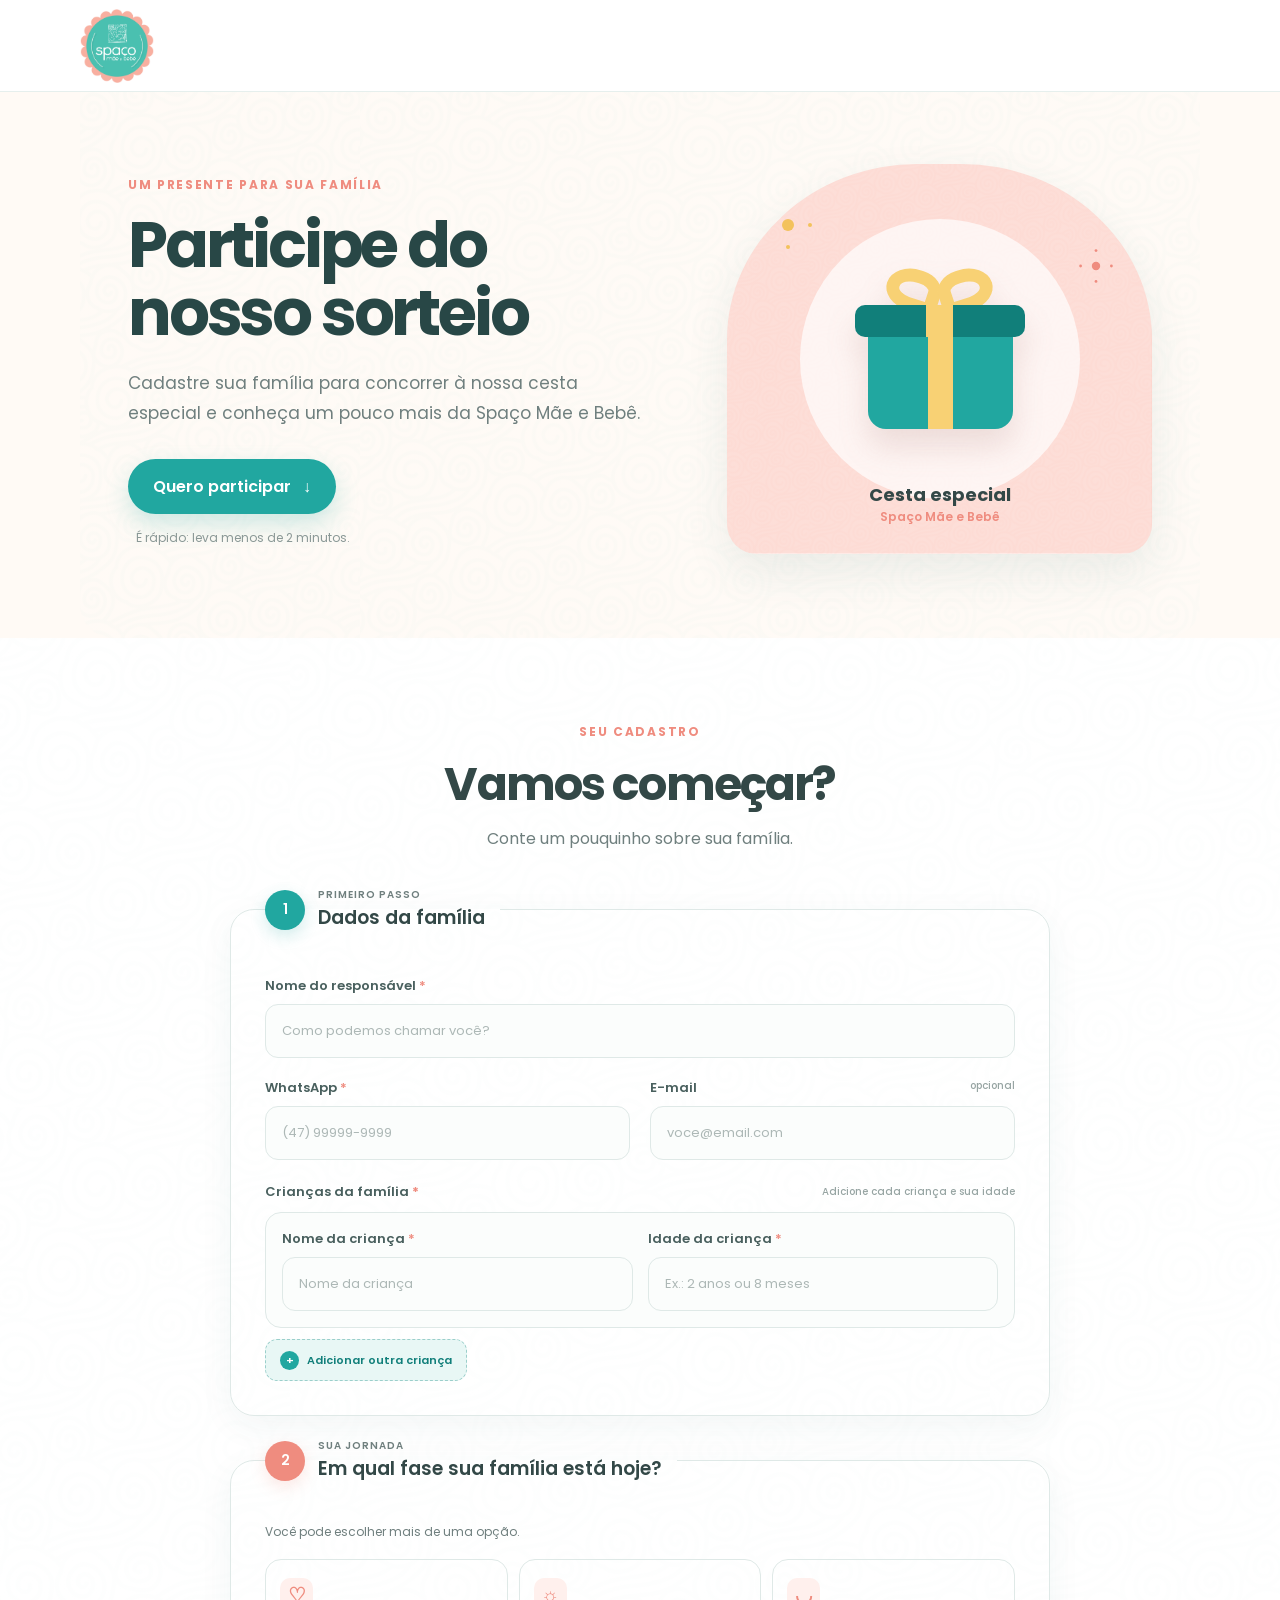
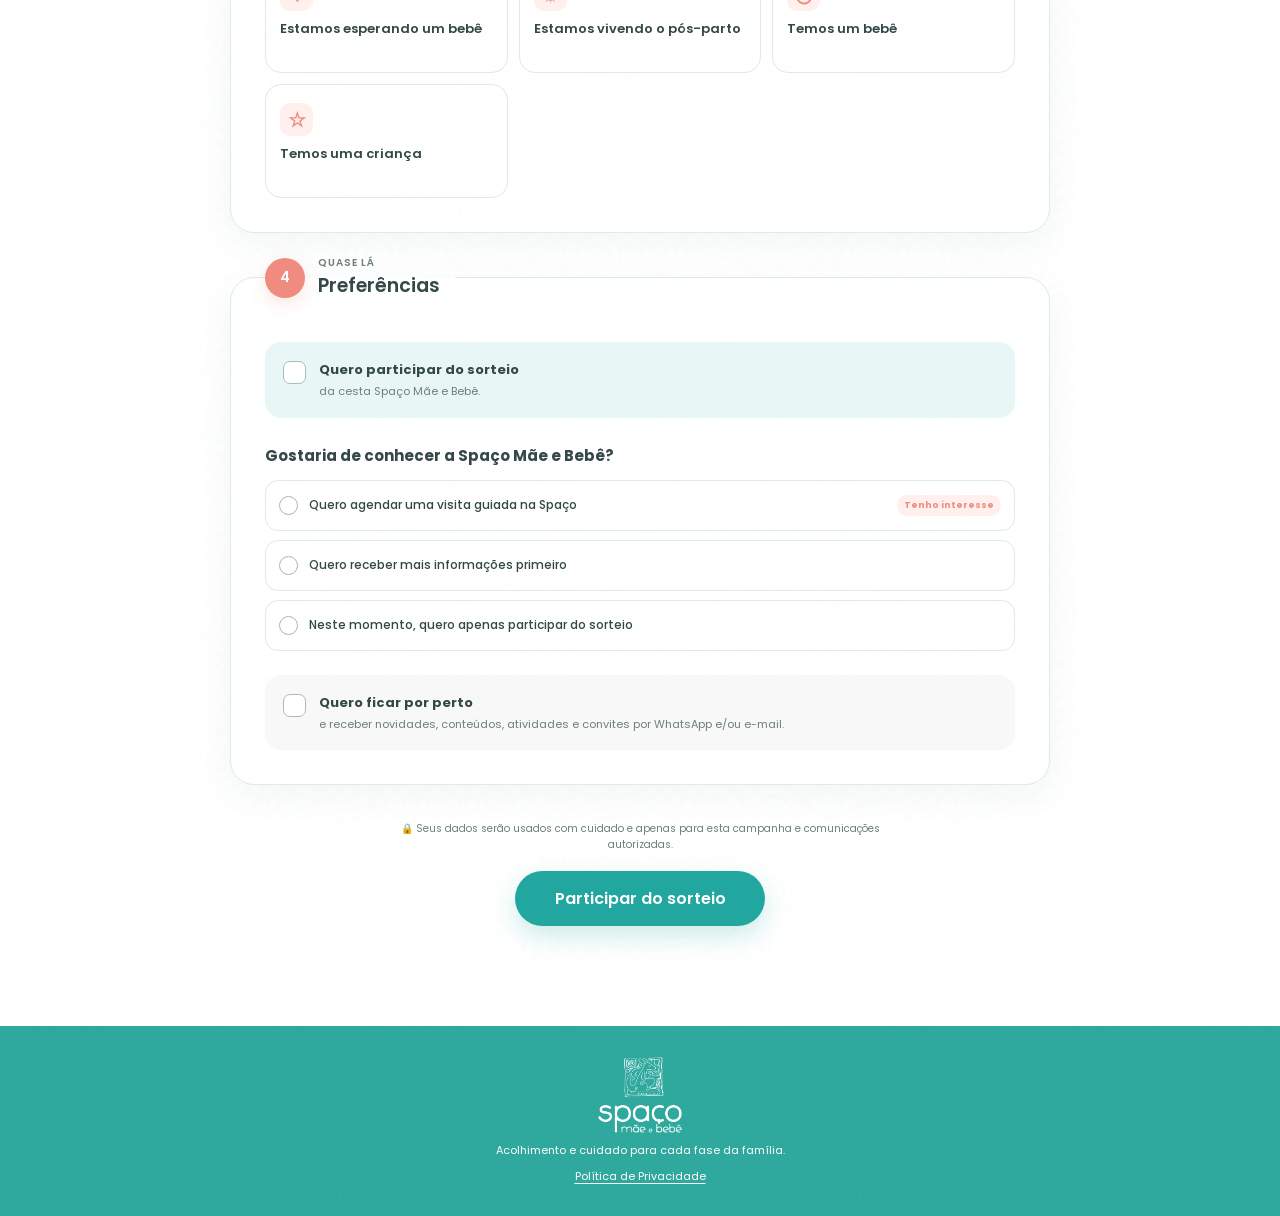
<file: index.html>
<!doctype html>
<html lang="pt-BR">
  <head>
    <meta charset="UTF-8" />
    <meta name="viewport" content="width=device-width, initial-scale=1.0" />
    <meta name="theme-color" content="#25a9a2" />
    <meta name="description" content="Participe do sorteio especial da Spaço Mãe e Bebê." />
    <title>Sorteio | Spaço Mãe e Bebê</title>
    <link rel="icon" type="image/png" href="assets/tag-spaco.png" />
    <link rel="apple-touch-icon" href="assets/tag-spaco.png" />
    <link rel="preconnect" href="https://fonts.googleapis.com" />
    <link rel="preconnect" href="https://fonts.gstatic.com" crossorigin />
    <link href="https://fonts.googleapis.com/css2?family=Poppins:wght@400;500;600;700&display=swap" rel="stylesheet" />
    <link rel="stylesheet" href="styles.css" />
    <script src="script.js" defer></script>
  </head>
  <body>
    <header class="site-header">
      <a class="brand" href="https://spacomaeebebe.com.br/" aria-label="Spaço Mãe e Bebê">
        <img src="assets/tag-spaco.png" alt="Spaço Mãe e Bebê" />
      </a>
    </header>

    <main>
      <section class="hero" aria-labelledby="hero-title">
        <div class="hero-copy">
          <span class="eyebrow">Um presente para sua família</span>
          <h1 id="hero-title">Participe do nosso sorteio</h1>
          <p>Cadastre sua família para concorrer à nossa cesta especial e conheça um pouco mais da Spaço Mãe e Bebê.</p>
          <a class="button button-primary" href="#cadastro">Quero participar <span aria-hidden="true">↓</span></a>
          <span class="hero-note">É rápido: leva menos de 2 minutos.</span>
        </div>

        <div class="prize-card" aria-label="Cesta especial Spaço Mãe e Bebê">
          <div class="sun sun-one"></div><div class="sun sun-two"></div>
          <div class="gift" aria-hidden="true">
            <span class="gift-bow left"></span><span class="gift-bow right"></span>
            <span class="gift-lid"></span><span class="gift-box"></span>
          </div>
          <div class="prize-copy"><strong>Cesta especial</strong><span>Spaço Mãe e Bebê</span></div>
        </div>
      </section>

      <section class="form-section" id="cadastro" aria-labelledby="form-title">
        <div class="form-intro">
          <span class="eyebrow">Seu cadastro</span>
          <h2 id="form-title">Vamos começar?</h2>
          <p>Conte um pouquinho sobre sua família.</p>
        </div>

        <form id="raffle-form" novalidate>
          <input type="hidden" name="origem" value="Kids Run 2026" />
          <input type="hidden" name="dataHora" id="data-hora" />

          <fieldset class="form-step">
            <legend><span class="step-number">1</span><span><small>Primeiro passo</small>Dados da família</span></legend>
            <div class="field-grid">
              <label class="field field-wide">Nome do responsável <span>*</span>
                <input type="text" name="responsavel" autocomplete="name" placeholder="Como podemos chamar você?" required />
                <small class="error-message">Digite o nome do responsável.</small>
              </label>
              <label class="field">WhatsApp <span>*</span>
                <input type="tel" name="whatsapp" id="whatsapp" autocomplete="tel" inputmode="numeric" maxlength="15" placeholder="(47) 99999-9999" required />
                <small class="error-message">Digite um WhatsApp válido.</small>
              </label>
              <label class="field">E-mail <em>opcional</em>
                <input type="email" name="email" autocomplete="email" placeholder="voce@email.com" />
                <small class="error-message">Digite um e-mail válido.</small>
              </label>
              <div class="children-field field-wide">
                <div class="children-heading">
                  <span>Crianças da família <b>*</b></span>
                  <small>Adicione cada criança e sua idade</small>
                </div>
                <div class="children-list" id="children-list">
                  <div class="child-row" data-child="1">
                    <div class="child-row-heading">
                      <strong>Criança 1</strong>
                      <button class="remove-child" type="button" aria-label="Remover criança 1" hidden>Remover</button>
                    </div>
                    <div class="child-fields">
                      <label class="field">Nome da criança <span>*</span>
                        <input type="text" name="criancaItem" autocomplete="off" placeholder="Nome da criança" required />
                        <small class="error-message">Digite o nome da criança.</small>
                      </label>
                      <label class="field">Idade da criança <span>*</span>
                        <input type="text" name="idadeItem" inputmode="text" placeholder="Ex.: 2 anos ou 8 meses" required />
                        <small class="error-message">Informe a idade da criança.</small>
                      </label>
                    </div>
                  </div>
                </div>
                <button class="add-child" id="add-child" type="button"><span aria-hidden="true">+</span> Adicionar outra criança</button>
              </div>
            </div>
          </fieldset>

          <fieldset class="form-step" id="fase-step">
            <legend><span class="step-number coral">2</span><span><small>Sua jornada</small>Em qual fase sua família está hoje?</span></legend>
            <p class="helper">Você pode escolher mais de uma opção.</p>
            <div class="choice-grid phase-grid" id="phase-options">
              <label class="choice-card"><input type="checkbox" name="fase" value="Estamos esperando um bebê" /><span class="choice-icon">♡</span><span>Estamos esperando um bebê</span><i>✓</i></label>
              <label class="choice-card"><input type="checkbox" name="fase" value="Estamos vivendo o pós-parto" /><span class="choice-icon">☼</span><span>Estamos vivendo o pós-parto</span><i>✓</i></label>
              <label class="choice-card"><input type="checkbox" name="fase" value="Temos um bebê" /><span class="choice-icon">◡</span><span>Temos um bebê</span><i>✓</i></label>
              <label class="choice-card"><input type="checkbox" name="fase" value="Temos uma criança" /><span class="choice-icon">☆</span><span>Temos uma criança</span><i>✓</i></label>
            </div>
            <small class="group-error" id="phase-error">Escolha pelo menos uma fase.</small>
          </fieldset>

          <fieldset class="form-step interest-step" id="interest-step" hidden>
            <legend><span class="step-number">3</span><span><small>Conte pra gente</small>O que você gostaria de conhecer melhor?</span></legend>
            <p class="helper">Escolha quantas opções quiser.</p>
            <div class="pill-grid" id="interest-options" aria-live="polite"></div>
          </fieldset>

          <fieldset class="form-step final-step">
            <legend><span class="step-number coral">4</span><span><small>Quase lá</small>Preferências</span></legend>

            <div class="check-panel required-panel">
              <label class="check-row">
                <input type="checkbox" name="participaSorteio" value="Sim" required />
                <span class="custom-check">✓</span>
                <span><strong>Quero participar do sorteio</strong><small>da cesta Spaço Mãe e Bebê.</small></span>
              </label>
              <small class="group-error">Confirme sua participação no sorteio.</small>
            </div>

            <div class="visit-block">
              <h3>Gostaria de conhecer a Spaço Mãe e Bebê?</h3>
              <div class="radio-list">
                <label><input type="radio" name="visita" value="Quero agendar uma visita guiada na Spaço" required /><span></span>Quero agendar uma visita guiada na Spaço <b>Tenho interesse</b></label>
                <label><input type="radio" name="visita" value="Quero receber mais informações primeiro" /><span></span>Quero receber mais informações primeiro</label>
                <label><input type="radio" name="visita" value="Neste momento, quero apenas participar do sorteio" /><span></span>Neste momento, quero apenas participar do sorteio</label>
              </div>
              <small class="group-error" id="visit-error">Escolha uma opção.</small>
            </div>

            <div class="check-panel consent-panel">
              <label class="check-row">
                <input type="checkbox" name="autorizouComunicacao" value="Sim" />
                <span class="custom-check">✓</span>
                <span><strong>Quero ficar por perto</strong><small>e receber novidades, conteúdos, atividades e convites por WhatsApp e/ou e-mail.</small></span>
              </label>
            </div>
          </fieldset>

          <div class="submit-area">
            <p><span aria-hidden="true">🔒</span> Seus dados serão usados com cuidado e apenas para esta campanha e comunicações autorizadas.</p>
            <button class="button button-primary submit-button" type="submit">
              <span class="button-label">Participar do sorteio</span><span class="spinner" aria-hidden="true"></span>
            </button>
            <div class="submit-error" role="alert" hidden>Não foi possível enviar agora. Confira sua conexão e tente novamente.</div>
          </div>
        </form>
      </section>

      <section class="success-card" id="success" hidden tabindex="-1">
        <div class="success-icon" aria-hidden="true">✓</div>
        <span class="eyebrow">Tudo certo</span>
        <h2>Cadastro realizado!</h2>
        <p>Pronto, você já está participando do nosso sorteio. Boa sorte!</p>
        <p class="visit-success" hidden>Que bom saber que você quer conhecer a Spaço! Nossa equipe está aqui no evento e pode conversar com você para deixar sua visita encaminhada.</p>
        <a class="button button-primary" href="https://spacomaeebebe.com.br/">Conhecer a Spaço Mãe e Bebê</a>
      </section>
    </main>

    <footer>
      <img class="footer-logo" src="assets/logo-spaco-vertical-branca.png" alt="Spaço Mãe e Bebê" />
      <p>Acolhimento e cuidado para cada fase da família.</p>
      <a href="https://spacomaeebebe.com.br/politica-de-privacidade/">Política de Privacidade</a>
    </footer>
  </body>
</html>
</file>
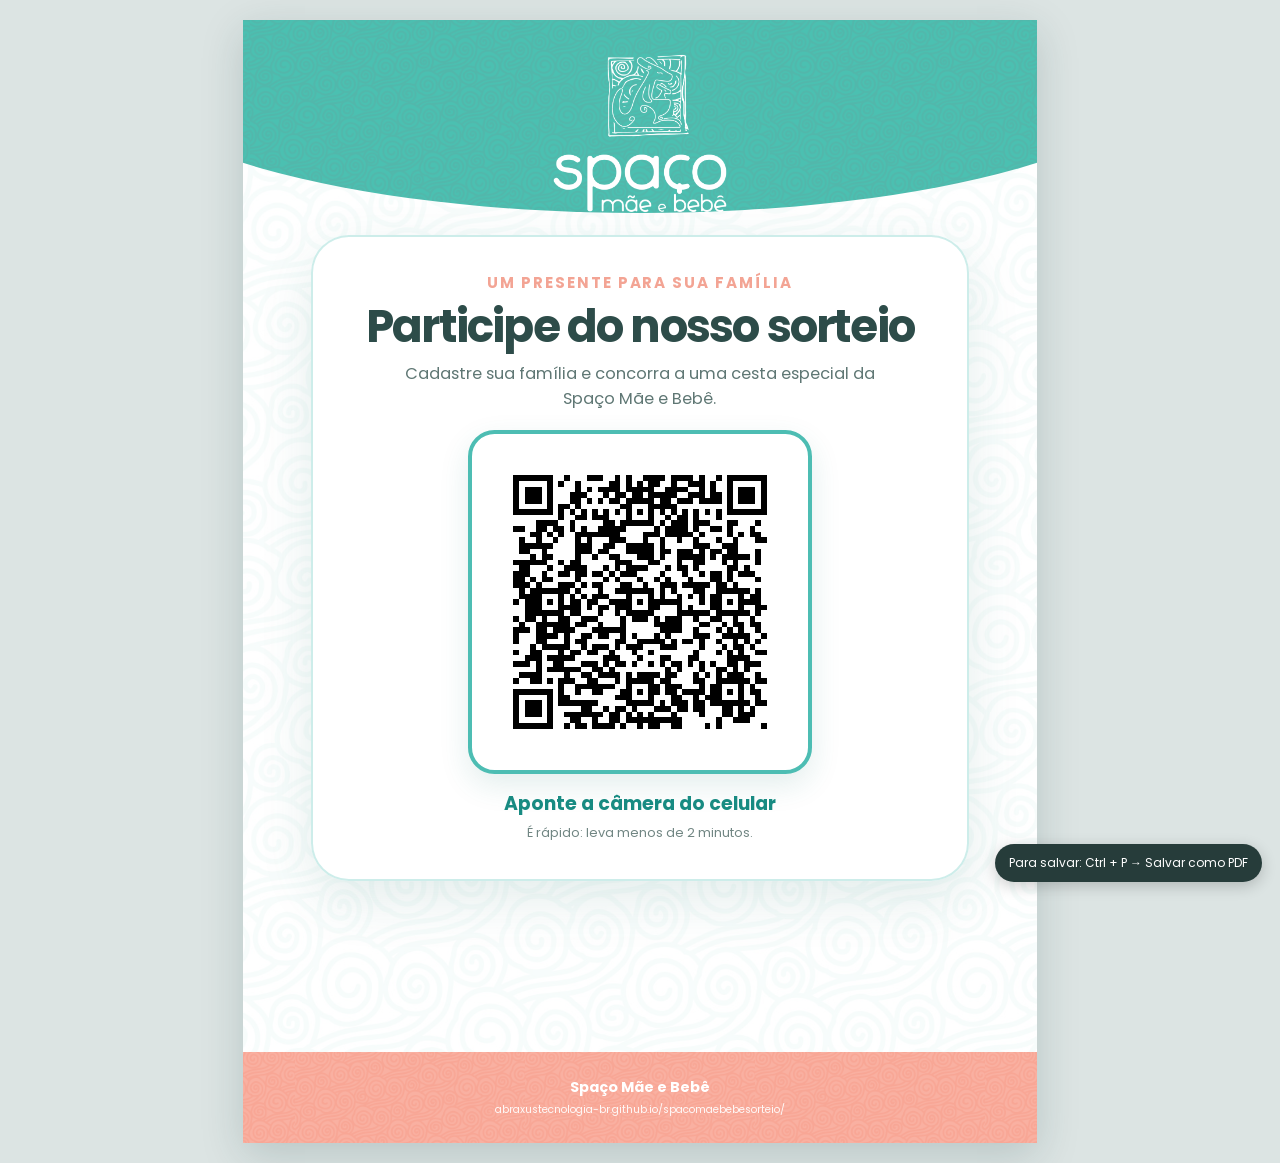
<file: display-a4.html>
<!doctype html>
<html lang="pt-BR">
  <head>
    <meta charset="UTF-8" />
    <meta name="viewport" content="width=device-width, initial-scale=1.0" />
    <title>Display A4 — Sorteio Spaço Mãe e Bebê</title>
    <link rel="preconnect" href="https://fonts.googleapis.com" />
    <link rel="preconnect" href="https://fonts.gstatic.com" crossorigin />
    <link href="https://fonts.googleapis.com/css2?family=Poppins:wght@400;500;600;700&display=swap" rel="stylesheet" />
    <style>
      :root { --teal: #4dbdb3; --teal-dark: #188b82; --coral: #f3a494; --ink: #2d4c49; }
      * { box-sizing: border-box; }
      html, body { margin: 0; min-height: 100%; background: #dce4e3; font-family: "Poppins", Arial, sans-serif; color: var(--ink); }
      body { display: grid; place-items: center; padding: 20px; }
      .sheet {
        width: 210mm;
        height: 297mm;
        position: relative;
        overflow: hidden;
        display: flex;
        flex-direction: column;
        align-items: center;
        background: #fff url("assets/arabesco-claro.jpg") center/cover;
        box-shadow: 0 12px 40px rgba(23, 63, 60, .18);
      }
      .sheet::before { content: ""; position: absolute; inset: 0; background: rgba(255,255,255,.78); }
      .top-shape { position: absolute; z-index: 1; width: 135%; height: 81mm; top: -30mm; border-radius: 0 0 50% 50%; background: var(--teal) url("assets/arabesco-turquesa.png") center/260px auto; }
      .brand { position: relative; z-index: 2; width: 46mm; height: 42mm; margin-top: 9mm; object-fit: contain; }
      .content { position: relative; z-index: 2; width: 174mm; margin-top: 6mm; padding: 9mm 12mm 10mm; text-align: center; background: rgba(255,255,255,.97); border-radius: 10mm; border: .6mm solid rgba(77,189,179,.28); box-shadow: 0 5mm 14mm rgba(35,105,99,.12); }
      .eyebrow { margin: 0 0 2mm; color: var(--coral); font-size: 4mm; font-weight: 700; letter-spacing: .13em; text-transform: uppercase; }
      h1 { max-width: 145mm; margin: 0 auto 3mm; font-size: 12mm; line-height: 1.08; letter-spacing: -.04em; }
      .intro { max-width: 135mm; margin: 0 auto 5mm; color: #5f7774; font-size: 4.3mm; line-height: 1.5; }
      .qr-frame { width: 91mm; height: 91mm; padding: 5mm; margin: 0 auto 4mm; border-radius: 7mm; background: #fff; border: 1.2mm solid var(--teal); box-shadow: 0 3mm 8mm rgba(26,114,107,.12); }
      .qr-frame img { width: 100%; height: 100%; display: block; }
      .scan { margin: 0; font-size: 5mm; font-weight: 700; color: var(--teal-dark); }
      .time { margin: 1.5mm 0 0; color: #718683; font-size: 3.4mm; }
      .footer { position: relative; z-index: 2; margin-top: auto; width: 100%; min-height: 24mm; display: flex; flex-direction: column; justify-content: center; align-items: center; color: white; background: var(--coral) url("assets/arabesco-coral.png") center/230px auto; }
      .footer strong { font-size: 3.8mm; }.footer span { margin-top: 1mm; font-size: 2.8mm; opacity: .92; }
      .screen-note { position: fixed; right: 18px; bottom: 18px; z-index: 10; padding: 10px 14px; border-radius: 999px; color: white; background: #263c3a; font-size: 12px; box-shadow: 0 4px 15px rgba(0,0,0,.2); }
      @page { size: A4 portrait; margin: 0; }
      @media print {
        html, body { width: 210mm; height: 297mm; background: none; }
        body { display: block; padding: 0; }
        .sheet { box-shadow: none; }
        .screen-note { display: none; }
      }
    </style>
  </head>
  <body>
    <main class="sheet">
      <div class="top-shape" aria-hidden="true"></div>
      <img class="brand" src="assets/logo-spaco-vertical-branca.png" alt="Spaço Mãe e Bebê" />

      <section class="content">
        <p class="eyebrow">Um presente para sua família</p>
        <h1>Participe do nosso sorteio</h1>
        <p class="intro">Cadastre sua família e concorra a uma cesta especial da Spaço Mãe e Bebê.</p>
        <div class="qr-frame">
          <img src="assets/qr-code.svg" alt="QR Code para acessar o formulário do sorteio" />
        </div>
        <p class="scan">Aponte a câmera do celular</p>
        <p class="time">É rápido: leva menos de 2 minutos.</p>
      </section>

      <footer class="footer">
        <strong>Spaço Mãe e Bebê</strong>
        <span>abraxustecnologia-br.github.io/spacomaebebesorteio/</span>
      </footer>
    </main>
    <div class="screen-note">Para salvar: Ctrl + P → Salvar como PDF</div>
  </body>
</html>
</file>
<file: styles.css>
:root {
  --teal: #21a7a0;
  --teal-dark: #117f7a;
  --teal-soft: #e8f7f5;
  --coral: #ef8c7f;
  --coral-soft: #fff0ed;
  --cream: #fffaf5;
  --ink: #334847;
  --muted: #6f7f7e;
  --line: #dfe9e7;
  --white: #fff;
  --shadow: 0 18px 45px rgba(32, 94, 90, .09);
  --radius: 24px;
}

* { box-sizing: border-box; }
html { scroll-behavior: smooth; }
body { margin: 0; font-family: "Poppins", Arial, sans-serif; color: var(--ink); background: var(--cream); -webkit-font-smoothing: antialiased; }
button, input { font: inherit; }
a { color: inherit; }
[hidden] { display: none !important; }

.site-header { height: 92px; padding: 0 max(24px, calc((100% - 1120px) / 2)); display: flex; align-items: center; background: rgba(255,255,255,.98); border-bottom: 1px solid #e6efed; }
.brand { width: 74px; height: 74px; display: block; text-decoration: none; }
.brand img { width: 100%; height: 100%; display: block; object-fit: contain; }

.hero { max-width: 1120px; margin: 0 auto; padding: 72px 48px 84px; display: grid; grid-template-columns: 1.1fr .9fr; align-items: center; gap: 80px; position: relative; background-image: linear-gradient(rgba(255,250,245,.91), rgba(255,250,245,.91)), url("assets/arabesco-claro.jpg"); background-position: center; background-size: auto, 560px auto; border-radius: 0 0 34px 34px; }
.hero h1 { font-size: clamp(42px, 5vw, 68px); line-height: 1.06; letter-spacing: -.05em; margin: 15px 0 22px; color: #284746; }
.hero p { font-size: 17px; line-height: 1.75; max-width: 600px; color: var(--muted); margin: 0 0 30px; }
.eyebrow { display: inline-block; color: var(--coral); font-size: 12px; font-weight: 700; letter-spacing: .14em; text-transform: uppercase; }
.button { min-height: 54px; border: 0; border-radius: 999px; padding: 15px 25px; display: inline-flex; align-items: center; justify-content: center; gap: 12px; font-weight: 600; text-decoration: none; cursor: pointer; transition: transform .2s, box-shadow .2s, background .2s; }
.button:hover { transform: translateY(-2px); }
.button-primary { color: white; background: var(--teal); box-shadow: 0 10px 24px rgba(33, 167, 160, .22); }
.button-primary:hover { background: var(--teal-dark); }
.hero-note { display: block; color: #8a9896; font-size: 12px; margin: 15px 0 0 8px; }
.prize-card { height: 390px; border-radius: 45% 45% 30px 30px; background-color: var(--coral-soft); background-image: linear-gradient(rgba(255,240,237,.72), rgba(255,240,237,.72)), url("assets/arabesco-coral.png"); background-position: center; background-size: auto, 260px auto; position: relative; overflow: hidden; display: flex; align-items: center; justify-content: center; box-shadow: var(--shadow); }
.prize-card:before { content: ""; width: 280px; height: 280px; position: absolute; border-radius: 50%; background: rgba(255,255,255,.7); }
.prize-copy { position: absolute; bottom: 28px; text-align: center; display: flex; flex-direction: column; color: var(--ink); }
.prize-copy strong { font-size: 18px; }.prize-copy span { color: var(--coral); font-size: 12px; font-weight: 600; }
.gift { width: 170px; height: 160px; position: relative; z-index: 1; margin-top: -20px; filter: drop-shadow(0 18px 15px rgba(143,82,71,.15)); animation: gift-float 3.4s ease-in-out infinite; will-change: transform; }
.gift-box { position: absolute; width: 145px; height: 100px; left: 13px; bottom: 0; background: var(--teal); border-radius: 7px 7px 18px 18px; }
.gift-box:before { content:""; position:absolute; width: 25px; height:100%; background:#f8d174; left:60px; }
.gift-lid { position:absolute; width:170px; height:32px; bottom:92px; left:0; background:var(--teal-dark); border-radius:10px; z-index:2; }
.gift-lid:before { content:""; position:absolute; width:27px; height:100%; background:#f8d174; left:71px; }
.gift-bow { position:absolute; width:55px; height:42px; border:13px solid #f8d174; bottom:118px; left:31px; border-radius:55% 45% 25% 50%; transform:rotate(18deg); }
.gift-bow.right { left:83px; transform:rotate(-18deg) scaleX(-1); }
.sun { position:absolute; width:12px; height:12px; border-radius:50%; background:#f3c25c; top:55px; left:55px; box-shadow: 0 -22px 0 -4px #f3c25c, 0 22px 0 -4px #f3c25c, 22px 0 0 -4px #f3c25c, -22px 0 0 -4px #f3c25c; }
.sun-two { top:96px; left:auto; right:50px; transform:scale(.7); background:var(--coral); box-shadow: 0 -22px 0 -4px var(--coral), 0 22px 0 -4px var(--coral), 22px 0 0 -4px var(--coral), -22px 0 0 -4px var(--coral); }
.prize-card:hover .gift { animation: gift-hop .7s ease-in-out, gift-float 3.4s .7s ease-in-out infinite; }
.sun-one { animation: twinkle 2.1s ease-in-out infinite; }.sun-two { animation: twinkle 2.1s .65s ease-in-out infinite; }
.sparkle-particle { --sparkle-color: #f3c25c; position: absolute; z-index: 4; width: 8px; height: 8px; left: var(--sparkle-x); top: var(--sparkle-y); pointer-events: none; background: var(--sparkle-color); transform: rotate(45deg); border-radius: 2px; animation: sparkle-pop .85s ease-out forwards; }
.sparkle-particle::after { content: ""; position: absolute; inset: 2px -3px; border-radius: inherit; background: inherit; }
@keyframes gift-float { 0%, 100% { transform: translateY(0) rotate(-1deg); } 50% { transform: translateY(-10px) rotate(1deg); } }
@keyframes gift-hop { 0%, 100% { transform: translateY(0) scale(1); } 45% { transform: translateY(-18px) scale(1.04); } 70% { transform: translateY(-5px) scale(.98); } }
@keyframes twinkle { 0%, 100% { opacity: .55; } 50% { opacity: 1; filter: brightness(1.1); } }
@keyframes sparkle-pop { 0% { opacity: 0; transform: translate(-50%, -50%) rotate(45deg) scale(.2); } 35% { opacity: 1; } 100% { opacity: 0; transform: translate(calc(-50% + var(--sparkle-dx)), calc(-50% + var(--sparkle-dy))) rotate(135deg) scale(1.15); } }

.form-section { background-color: var(--white); background-image: linear-gradient(rgba(255,255,255,.96), rgba(255,255,255,.96)), url("assets/arabesco-claro.jpg"); background-position: center; background-size: auto, 700px auto; padding: 80px 24px 100px; }
.form-intro { text-align: center; max-width: 650px; margin: 0 auto 36px; }
.form-intro h2, .success-card h2 { font-size: clamp(32px, 4vw, 46px); letter-spacing: -.04em; margin: 7px 0; }
.form-intro p { margin: 0; color: var(--muted); }
form { max-width: 820px; margin: 0 auto; }
.form-step { border: 1px solid var(--line); border-radius: var(--radius); padding: 34px; margin: 0 0 22px; box-shadow: 0 10px 35px rgba(32,94,90,.055); min-width: 0; }
.form-step legend { padding: 0 15px 0 0; display: flex; align-items: center; gap: 13px; font-size: 19px; font-weight: 600; }
.form-step legend small { display: block; color: var(--muted); font-size: 10px; font-weight: 600; letter-spacing: .1em; text-transform: uppercase; }
.step-number { width: 40px; height: 40px; border-radius: 50%; display: grid; place-items: center; color: white; background: var(--teal); font-size: 14px; box-shadow: 0 6px 16px rgba(33,167,160,.2); }
.step-number.coral { background: var(--coral); box-shadow: 0 6px 16px rgba(239,140,127,.2); }
.field-grid { display: grid; grid-template-columns: 1fr 1fr; gap: 20px; margin-top: 10px; }
.field-wide { grid-column: 1/-1; }
.field { font-size: 13px; font-weight: 600; color: #49605e; }
.field > span { color: var(--coral); }.field em { float: right; font-size: 10px; color: #96a4a2; font-style: normal; font-weight: 500; }
.field input { display: block; width: 100%; height: 54px; margin-top: 8px; padding: 0 16px; border: 1.5px solid var(--line); border-radius: 13px; outline: none; color: var(--ink); background: #fbfdfc; transition: border .2s, box-shadow .2s; }
.field input:focus { border-color: var(--teal); box-shadow: 0 0 0 4px var(--teal-soft); background: white; }
.field input::placeholder { color: #adb8b6; font-weight: 400; }
.children-field { margin-top: 2px; }
.children-heading { display: flex; align-items: center; justify-content: space-between; margin-bottom: 10px; color: #49605e; font-size: 13px; font-weight: 600; }
.children-heading b { color: var(--coral); }.children-heading small { color: #96a4a2; font-size: 10px; font-weight: 500; }
.children-list { display: grid; gap: 12px; }
.child-row { padding: 16px; border: 1px solid var(--line); border-radius: 16px; background: #fbfdfc; }
.child-row-heading { display: none; align-items: center; justify-content: space-between; margin-bottom: 12px; }
.child-row-heading strong { color: var(--teal-dark); font-size: 12px; }
.remove-child { padding: 4px 0; border: 0; color: #b85e56; background: transparent; font-size: 10px; font-weight: 600; cursor: pointer; }
.child-fields { display: grid; grid-template-columns: 1fr 1fr; gap: 15px; }
.children-list.has-multiple .child-row-heading { display: flex; }
.add-child { min-height: 42px; margin-top: 11px; padding: 8px 14px; border: 1.5px dashed #9bcfcb; border-radius: 12px; color: var(--teal-dark); background: var(--teal-soft); font-size: 11px; font-weight: 600; cursor: pointer; }
.add-child span { display: inline-grid; place-items: center; width: 19px; height: 19px; margin-right: 5px; border-radius: 50%; color: white; background: var(--teal); }
.helper { color: var(--muted); font-size: 12px; margin: 6px 0 18px; }
.choice-grid { display: grid; grid-template-columns: repeat(3, 1fr); gap: 11px; }
.choice-card { position: relative; min-height: 114px; border: 1.5px solid var(--line); border-radius: 16px; padding: 18px 14px; display: flex; flex-direction: column; gap: 8px; cursor: pointer; font-size: 13px; font-weight: 600; transition: .2s; }
.choice-card input, .pill input, .radio-list input, .check-row input { position: absolute; opacity: 0; pointer-events: none; }
.choice-card i { position: absolute; right: 11px; top: 11px; width: 20px; height: 20px; border-radius: 50%; background: var(--teal); color: white; display: none; place-items: center; font-size: 11px; font-style: normal; }
.choice-card:has(input:checked) { border-color: var(--teal); background: var(--teal-soft); color: var(--teal-dark); }
.choice-card:has(input:checked) i { display: grid; }
.choice-icon { width: 33px; height: 33px; display: grid; place-items: center; border-radius: 10px; background: var(--coral-soft); color: var(--coral); font-size: 20px; }
.pill-grid { display: flex; flex-wrap: wrap; gap: 9px; }
.pill { position: relative; cursor: pointer; }
.pill span { display: block; padding: 11px 15px; border: 1.5px solid var(--line); border-radius: 999px; font-size: 12px; font-weight: 500; transition: .2s; }
.pill:has(input:checked) span { color: var(--teal-dark); border-color: var(--teal); background: var(--teal-soft); }
.check-panel { border-radius: 16px; padding: 18px; background: var(--teal-soft); margin: 8px 0 26px; }
.consent-panel { background: #f7f8f7; margin: 24px 0 0; }
.check-row { display: flex; gap: 13px; cursor: pointer; position: relative; align-items: flex-start; }
.custom-check { flex: 0 0 23px; width: 23px; height: 23px; border: 1.5px solid #a8bdb9; border-radius: 7px; background: white; color: transparent; display: grid; place-items: center; font-size: 12px; margin-top: 1px; }
.check-row input:checked + .custom-check { background: var(--teal); border-color: var(--teal); color: white; }
.check-row strong { display: block; font-size: 13px; }.check-row small { display: block; color: var(--muted); font-size: 11px; margin-top: 3px; line-height: 1.5; }
.visit-block h3 { font-size: 15px; margin: 0 0 13px; }
.radio-list { display: grid; gap: 9px; }
.radio-list label { min-height: 51px; border: 1.5px solid var(--line); border-radius: 13px; padding: 12px 13px; display: flex; align-items: center; gap: 11px; position: relative; cursor: pointer; font-size: 12px; font-weight: 500; }
.radio-list label > span { width: 19px; height: 19px; flex: 0 0 19px; border: 1.5px solid #a9b7b5; border-radius: 50%; box-shadow: inset 0 0 0 4px white; background: white; }
.radio-list label:has(input:checked) { border-color: var(--teal); background: var(--teal-soft); color: var(--teal-dark); }
.radio-list label:has(input:checked) > span { background: var(--teal); border-color: var(--teal); }
.radio-list b { margin-left: auto; white-space: nowrap; color: var(--coral); background: var(--coral-soft); padding: 4px 7px; border-radius: 999px; font-size: 9px; }
.group-error, .error-message { display: none; color: #c95f55; font-size: 10px; margin-top: 7px; font-weight: 500; }
.field.invalid input { border-color: #d96e63; background: #fff9f8; }.field.invalid .error-message, .invalid-group > .group-error, .check-panel.invalid-group .group-error { display: block; }
.submit-area { text-align: center; padding-top: 14px; }.submit-area p { color: var(--muted); font-size: 10px; max-width: 540px; margin: 0 auto 18px; }
.submit-button { min-width: 250px; }.submit-button[disabled] { cursor: wait; opacity: .75; transform: none; }
.spinner { display: none; width: 18px; height: 18px; border: 2px solid rgba(255,255,255,.45); border-top-color: #fff; border-radius: 50%; animation: spin .8s linear infinite; }
.is-loading .spinner { display: block; }.is-loading .button-label { opacity: .8; }
.submit-error { margin: 14px auto 0; color: #b44e45; background: var(--coral-soft); padding: 11px; border-radius: 12px; font-size: 12px; max-width: 500px; }
@keyframes spin { to { transform: rotate(360deg); } }

.success-card { max-width: 720px; margin: 80px auto; padding: 60px 30px; text-align: center; background: white; border-radius: 30px; box-shadow: var(--shadow); }
.success-card p { color: var(--muted); line-height: 1.7; max-width: 560px; margin: 10px auto 24px; }.success-card .visit-success { padding: 16px; background: var(--coral-soft); border-radius: 14px; color: var(--ink); }
.success-icon { width: 66px; height: 66px; display: grid; place-items: center; margin: 0 auto 18px; border-radius: 50%; background: var(--teal-soft); color: var(--teal); font-size: 27px; }
footer { min-height: 190px; padding: 28px 24px; display: flex; flex-direction: column; align-items: center; justify-content: center; color: white; font-size: 11px; text-align: center; background-color: #43b8ae; background-image: linear-gradient(rgba(35,161,151,.72), rgba(35,161,151,.72)), url("assets/arabesco-turquesa.png"); background-position: center; background-size: auto, 260px auto; }
.footer-logo { width: 106px; height: 76px; object-fit: contain; margin-bottom: 5px; }
footer p { margin: 4px; }footer a { color: white; margin-top: 5px; text-underline-offset: 3px; }

@media (max-width: 760px) {
  .site-header { height: 78px; padding: 0 18px; justify-content: center; }.brand { width: 64px; height: 64px; }
  .hero { padding: 45px 20px 60px; grid-template-columns: 1fr; gap: 38px; text-align: center; border-radius: 0 0 24px 24px; background-size: auto, 430px auto; }.hero h1 { font-size: 40px; }.hero p { font-size: 15px; line-height: 1.65; }.hero .button { width: 100%; }.hero-note { margin-left: 0; }
  .prize-card { height: 300px; border-radius: 38% 38% 24px 24px; }.gift { transform: scale(.8); }.prize-copy { bottom: 22px; }
  .form-section { padding: 60px 14px 75px; }.form-intro { margin-bottom: 28px; }.form-intro h2 { font-size: 34px; }
  .form-step { padding: 24px 17px 22px; border-radius: 20px; }.form-step legend { font-size: 16px; padding-right: 8px; }.step-number { width: 36px; height: 36px; }
  .field-grid { grid-template-columns: 1fr; gap: 16px; }.field-wide { grid-column: auto; }.field input { height: 56px; font-size: 16px; }
  .children-heading { align-items: flex-start; flex-direction: column; gap: 3px; }.child-fields { grid-template-columns: 1fr; }.child-row { padding: 14px; }
  .choice-grid { grid-template-columns: 1fr 1fr; }.choice-card { min-height: 105px; }.choice-card:last-child:nth-child(odd) { grid-column: 1/-1; min-height: 78px; }
  .radio-list label { align-items: flex-start; line-height: 1.45; }.radio-list b { display: none; }
  .submit-button { width: 100%; min-height: 58px; }.success-card { margin: 40px 14px; padding: 45px 20px; }
}

@media (prefers-reduced-motion: reduce) { html { scroll-behavior: auto; } *, *:before, *:after { animation-duration: .01ms !important; animation-iteration-count: 1 !important; transition-duration: .01ms !important; } }
</file>
